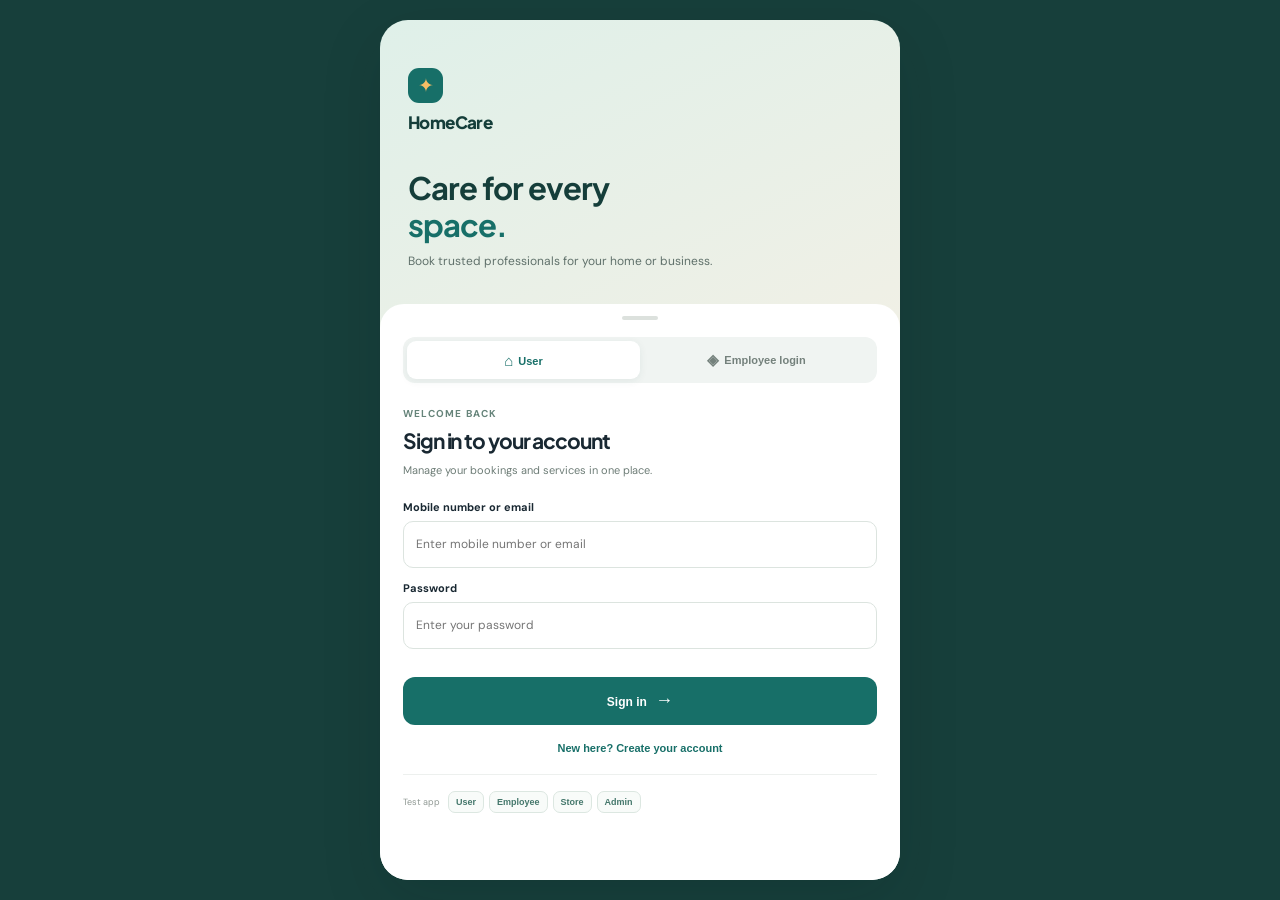
<file: index.html>
<!doctype html>
<html lang="en">
  <head>
    <meta charset="UTF-8" />
    <meta name="viewport" content="width=device-width, initial-scale=1.0" />
    <meta name="theme-color" content="#176f68" />
    <meta name="description" content="Trusted home and business appliance services, at your door." />
    <title>HomeCare — Expert help, at your door</title>
    <link rel="manifest" href="manifest.webmanifest" />
    <link rel="preconnect" href="https://fonts.googleapis.com" />
    <link rel="preconnect" href="https://fonts.gstatic.com" crossorigin />
    <link href="https://fonts.googleapis.com/css2?family=DM+Sans:wght@400;500;600;700&family=Plus+Jakarta+Sans:wght@600;700;800&display=swap" rel="stylesheet" />
    <link rel="stylesheet" href="style.css" />
  </head>
  <body>
    <main class="app-shell">
      <section class="top-area">
        <header>
          <button class="location" aria-label="Change location"><span class="pin">⌖</span><span><small>Services at</small><strong>Indiranagar, Bengaluru</strong></span><span class="chevron">⌄</span></button>
          <button class="profile" id="profileButton" aria-label="Open your account">ME</button>
        </header>
        <div class="hero-copy">
          <p class="eyebrow">HOME & BUSINESS CARE</p>
          <h1>Everything working,<br /><em>beautifully.</em></h1>
          <p>Trusted pros for every space you care for.</p>
        </div>
        <label class="search"><span>⌕</span><input id="searchInput" type="search" placeholder="What needs fixing today?" /><button aria-label="voice search">◌</button></label>
      </section>

      <section class="quick-row" aria-label="Quick actions">
        <button class="quick-card"><span class="quick-icon orange">⚡</span><span>Emergency<br />repair</span></button>
        <button class="quick-card"><span class="quick-icon purple">▣</span><span>My<br />bookings</span></button>
        <button class="quick-card"><span class="quick-icon green">✦</span><span>Annual care<br />plans</span></button>
      </section>

      <section class="section services-section">
        <div class="section-title"><div><p class="eyebrow">POPULAR AT HOME</p><h2>What can we help with?</h2></div><button class="link-btn">See all <span>›</span></button></div>
        <div class="category-grid" id="categories">
          <button class="category active" data-name="Air conditioner"><span class="art ac">≋</span><span>AC service<br />& repair</span></button>
          <button class="category" data-name="Refrigerator"><span class="art fridge">▥</span><span>Refrigerator<br />repair</span></button>
          <button class="category" data-name="Washing machine"><span class="art wash">◉</span><span>Washing<br />machine</span></button>
          <button class="category" data-name="Plumbing"><span class="art plumbing">♧</span><span>Plumbing<br />services</span></button>
          <button class="category" data-name="Electrical"><span class="art electrical">♢</span><span>Electrical<br />services</span></button>
          <button class="category" data-name="Cleaning"><span class="art cleaning">✿</span><span>Deep<br />cleaning</span></button>
        </div>
      </section>

      <section class="promo-wrap">
        <article class="promo-card">
          <div class="promo-copy"><p>WELCOME OFFER</p><h2>Get <b>₹150 off</b><br />your first service</h2><button id="offerButton">Claim offer <span>→</span></button></div>
          <div class="promo-art"><span class="spark s1">✦</span><span class="spark s2">✦</span><div class="tool-bag">✚</div><div class="tag">₹150<br /><small>OFF</small></div></div>
        </article>
      </section>

      <section class="section business-section">
        <div class="section-title"><div><p class="eyebrow">FOR YOUR BUSINESS</p><h2>Keep your space running</h2></div><button class="link-btn">Explore <span>›</span></button></div>
        <div class="business-cards">
          <article class="business-card restaurant"><div class="business-icon">♨</div><div><h3>Restaurants & cafés</h3><p>Kitchen equipment, HVAC & more</p></div><span>›</span></article>
          <article class="business-card hotel"><div class="business-icon">⌂</div><div><h3>Hotels & stays</h3><p>Complete property maintenance</p></div><span>›</span></article>
        </div>
      </section>

      <section class="trust-strip"><span class="trust-check">✓</span><span><b>10,000+ verified professionals</b><br />Background checked & service trained</span><span class="trust-people">●●●</span></section>
      <div class="spacer"></div>
    </main>

    <nav class="bottom-nav">
      <button class="nav-item selected"><span>⌂</span>Home</button>
      <button class="nav-item"><span>▦</span>Services</button>
      <button class="book-now" id="bookButton"><span>＋</span>Book a service</button>
      <button class="nav-item"><span>◷</span>Bookings</button>
      <button class="nav-item"><span>♡</span>Account</button>
    </nav>

    <div class="toast" id="toast" role="status"></div>
    <section class="booking-sheet" id="bookingSheet" aria-hidden="true" aria-labelledby="bookingTitle">
      <div class="sheet-backdrop" data-close-sheet></div>
      <div class="sheet-content" role="dialog" aria-modal="true">
        <div class="sheet-handle"></div>
        <button class="sheet-close" data-close-sheet aria-label="Close booking form">×</button>
        <div class="booking-step active" data-step="1">
          <p class="eyebrow">NEW BOOKING</p><h2 id="bookingTitle">What needs care?</h2>
          <p class="sheet-subtitle">Select a service and we’ll match you with a verified professional.</p>
          <div class="booking-services" id="bookingServices"></div>
          <button class="continue-button" id="toDetails" disabled>Continue <span>→</span></button>
        </div>
        <div class="booking-step" data-step="2">
          <button class="back-button" id="backToServices">‹ Back</button>
          <p class="eyebrow">YOUR VISIT</p><h2>Choose a convenient time</h2>
          <div class="visit-options" id="visitOptions">
            <button data-slot="Today, 4–6 PM"><b>Today</b><small>4–6 PM</small></button><button class="chosen" data-slot="Tomorrow, 9–11 AM"><b>Tomorrow</b><small>9–11 AM</small></button><button data-slot="Tomorrow, 2–4 PM"><b>Tomorrow</b><small>2–4 PM</small></button>
          </div>
          <label class="form-label">Your address<input id="address" placeholder="House / flat number and area" autocomplete="street-address" /></label>
          <label class="form-label">Mobile number<input id="phone" inputmode="tel" placeholder="10-digit mobile number" autocomplete="tel" /></label>
          <div class="payment-note"><span>₹</span><div><b>Cash on Service</b><small>Pay the professional only after the service is completed.</small></div></div>
          <button class="continue-button" id="confirmBooking">Confirm booking <span>→</span></button>
        </div>
        <div class="booking-step success-step" data-step="3">
          <div class="success-icon">✓</div><p class="eyebrow">BOOKING CONFIRMED</p><h2>We’re on it!</h2>
          <p id="successCopy" class="sheet-subtitle"></p><button class="continue-button" data-close-sheet>Done</button>
        </div>
      </div>
    </section>
    <script src="script.js"></script>
  </body>
</html>
</file>
<file: style.css>
:root { --ink:#17232e; --muted:#6f7781; --teal:#176f68; --cream:#f8f5ef; --line:#e7e6e1; --orange:#f9b15a; }
* { box-sizing:border-box; } body { margin:0; background:#e8e8e4; color:var(--ink); font-family:"DM Sans",sans-serif; }
button,input { font:inherit; } button { cursor:pointer; border:0; color:inherit; } .app-shell { max-width:640px; margin:auto; min-height:100vh; background:#fff; overflow:hidden; }
.top-area { background:linear-gradient(132deg,#eef7f3 0%,#f7f5ec 76%); padding:22px 20px 31px; border-radius:0 0 30px 30px; } header { display:flex; justify-content:space-between; align-items:center; }
.location { display:flex; align-items:center; gap:8px; text-align:left; padding:0; background:transparent; } .location small { display:block; color:#758078; font-size:10px; font-weight:600; line-height:1.2; } .location strong { display:block; font-size:12px; margin-top:2px; } .pin { color:var(--teal); font-size:24px; }.chevron { margin-left:2px; font-size:16px; color:#738078; }.profile { height:36px; width:36px; border-radius:50%; background:#fff; color:var(--teal); font-size:11px; font-weight:700; box-shadow:0 3px 12px #0a322010; }
.hero-copy { margin:39px 0 24px; } .eyebrow { font-size:10px; letter-spacing:1.25px; font-weight:700; color:#6e817b; margin:0 0 7px; }.hero-copy h1,h2,h3 { font-family:"Plus Jakarta Sans",sans-serif; margin:0; }.hero-copy h1 { font-size:29px; letter-spacing:-1.4px; line-height:1.24; }.hero-copy em { color:var(--teal); font-style:normal; }.hero-copy > p:last-child { margin:10px 0 0; font-size:13px; color:var(--muted); }.search { height:52px; display:flex; align-items:center; gap:12px; padding:0 14px; border-radius:15px; background:#fff; box-shadow:0 10px 22px #6d796018; }.search>span { font-size:27px; line-height:0; transform:rotate(-16deg); color:#4f5e5a; }.search input { min-width:0; flex:1; border:0; outline:0; font-size:13px; }.search input::placeholder { color:#a1a8a3; }.search button { background:#ebf4ef; border-radius:8px; height:27px; width:27px; color:#477b70; }
.quick-row { display:flex; gap:10px; padding:18px 20px 10px; overflow-x:auto; scrollbar-width:none; }.quick-row::-webkit-scrollbar{display:none}.quick-card { flex:1; min-width:120px; display:flex; align-items:center; text-align:left; gap:8px; padding:9px 8px; background:#fbfaf8; border-radius:12px; font-size:10px; font-weight:600; line-height:1.35; }.quick-icon { display:grid; place-items:center; flex:0 0 29px; width:29px; height:29px; border-radius:9px; font-size:15px; }.orange { background:#fff0dc;color:#e98422 }.purple{background:#f0edff;color:#7562ca}.green{background:#e4f4ed;color:#178064}
.section { padding:27px 20px 0; }.section-title { display:flex; justify-content:space-between; align-items:end; margin-bottom:17px; }.section-title h2 { font-size:17px; letter-spacing:-.65px; }.link-btn { background:transparent; color:var(--teal); font-size:11px; font-weight:700; padding:4px 0; }.link-btn span { font-size:18px; vertical-align:-1px; margin-left:2px; }
.category-grid { display:grid; grid-template-columns:repeat(3,1fr); gap:11px 10px; }.category { background:#fff; border:1px solid var(--line); border-radius:15px; padding:10px 5px 9px; text-align:center; font-size:10px; font-weight:600; line-height:1.32; transition:.2s; }.category:hover,.category.active { border-color:#68a69a; box-shadow:0 5px 14px #16685812; }.art { display:grid; place-items:center; width:43px; height:43px; margin:0 auto 7px; border-radius:13px; font-size:23px; font-family:Arial,sans-serif; }.ac{background:#e1f2ee;color:#278978}.fridge{background:#ecf0fa;color:#6274ab}.wash{background:#f7eddf;color:#d58a31}.plumbing{background:#e4f4f8;color:#3d98a8}.electrical{background:#fbebdb;color:#e18822}.cleaning{background:#f5e9ee;color:#bd5d82}
.promo-wrap { padding:28px 20px 0; }.promo-card { min-height:153px; overflow:hidden; border-radius:18px; background:#1d786f; color:#fff; display:flex; position:relative; }.promo-card:after { content:""; height:190px; width:190px; border-radius:50%; background:#2a887c; position:absolute; right:-76px; top:-66px; }.promo-copy { z-index:1; padding:19px; }.promo-copy p { font-size:9px; letter-spacing:1px; font-weight:700; opacity:.8; margin:0 0 8px; }.promo-copy h2 { font-size:17px; line-height:1.38; letter-spacing:-.5px; }.promo-copy b { color:#ffe2a5; }.promo-copy button { margin-top:11px; padding:0; background:transparent; color:#fff; font-weight:700; font-size:11px; }.promo-copy button span { font-size:16px; margin-left:3px; }.promo-art { z-index:1; position:absolute; right:15px; bottom:13px; width:120px; height:105px; }.tool-bag { position:absolute; bottom:0; left:11px; display:grid; place-items:center; height:67px; width:87px; border-radius:13px 13px 21px 21px; background:#f8ba69; color:#c96e34; font-size:30px; box-shadow:inset 0 8px #ffd795; }.tool-bag:before { content:""; position:absolute; height:25px; width:42px; top:-15px; border:7px solid #f8ba69; border-bottom:0; border-radius:16px 16px 0 0; }.tag { position:absolute; top:3px; right:0; display:grid; place-items:center; height:48px; width:48px; background:#fff4d9; color:#d76a42; border-radius:50%; text-align:center; font-size:12px; font-weight:800; line-height:1; transform:rotate(10deg); }.tag small { font-size:7px; letter-spacing:.5px; }.spark{position:absolute;color:#ffdf92}.s1{left:0;top:6px}.s2{right:55px;top:2px;font-size:10px}
.business-section { padding-top:29px; }.business-cards { display:flex; gap:11px; overflow-x:auto; padding-bottom:1px; scrollbar-width:none; }.business-card { min-width:238px; min-height:80px; display:flex; align-items:center; gap:10px; padding:12px; border-radius:14px; text-align:left; }.restaurant { background:#fdf2e3; }.hotel { background:#edf4f0; }.business-icon { display:grid; place-items:center; width:39px; height:39px; border-radius:11px; background:#fff9f2; color:#dc8d37; font-size:21px; }.hotel .business-icon { background:#fff;color:#387e6d; }.business-card h3 { font-size:11px; letter-spacing:-.25px; }.business-card p { color:#747672; font-size:9px; margin:5px 0 0; }.business-card>span { margin-left:auto; font-size:21px; color:#728077; }
.trust-strip { display:flex; align-items:center; gap:10px; margin:30px 20px 0; padding:13px; background:#f5f8f7; border-radius:13px; font-size:10px; line-height:1.42; color:#64716a; }.trust-strip b { color:#2f4841; }.trust-check{display:grid;place-items:center;flex:0 0 27px;height:27px;border-radius:50%;background:#dceee6;color:#198368;font-weight:800}.trust-people{color:#a8d4c5;letter-spacing:-5px;font-size:13px;margin-left:auto}.spacer{height:90px}
.bottom-nav { position:fixed; z-index:3; bottom:0; left:50%; transform:translateX(-50%); width:min(640px,100%); height:74px; background:#fff; border-top:1px solid #e9e9e5; display:flex; justify-content:space-around; align-items:center; box-shadow:0 -4px 18px #2d3c3210; }.nav-item { width:54px; padding:0; background:transparent; color:#89908c; font-size:9px; display:flex; gap:3px; align-items:center; flex-direction:column; }.nav-item span { font-size:20px; line-height:17px; }.nav-item.selected { color:var(--teal); font-weight:700; }.book-now { position:relative; top:-16px; min-width:111px; min-height:45px; padding:5px 10px; border-radius:14px; background:#ef9d43; color:#fff; box-shadow:0 6px 13px #f1a24d55; font-size:10px; font-weight:700; display:flex; gap:5px; flex-direction:column; align-items:center; justify-content:center; }.book-now span{font-size:17px;line-height:10px}.toast{position:fixed;z-index:4;left:50%;bottom:88px;transform:translate(-50%,25px);opacity:0;pointer-events:none;white-space:nowrap;background:#182d29;color:#fff;padding:10px 15px;border-radius:10px;font-size:12px;transition:.25s}.toast.show{transform:translate(-50%,0);opacity:1}
.booking-sheet{position:fixed;z-index:10;inset:0;display:grid;align-items:end;visibility:hidden}.booking-sheet.open{visibility:visible}.sheet-backdrop{position:absolute;inset:0;background:#17262285;opacity:0;transition:.25s}.booking-sheet.open .sheet-backdrop{opacity:1}.sheet-content{position:relative;width:min(640px,100%);max-height:90vh;overflow:auto;margin:auto;background:#fff;border-radius:25px 25px 0 0;padding:12px 21px 27px;transform:translateY(100%);transition:.3s ease}.booking-sheet.open .sheet-content{transform:translateY(0)}.sheet-handle{width:36px;height:4px;margin:0 auto 20px;border-radius:5px;background:#d8ddd8}.sheet-close{position:absolute;right:17px;top:13px;width:27px;height:27px;border-radius:50%;background:#f1f4f2;font-size:20px;line-height:20px;color:#587068}.sheet-content h2{font-size:22px;letter-spacing:-.8px}.sheet-subtitle{margin:9px 0 20px;color:var(--muted);font-size:12px;line-height:1.5}.booking-services{display:grid;grid-template-columns:1fr 1fr;gap:10px}.booking-service{padding:12px;text-align:left;border:1px solid var(--line);border-radius:13px;background:#fff;font-size:12px;font-weight:700}.booking-service small{display:block;color:#7b8580;font-weight:500;font-size:10px;margin-top:4px}.booking-service.selected{border-color:var(--teal);background:#f1f8f5;box-shadow:inset 0 0 0 1px var(--teal)}.continue-button{width:100%;min-height:48px;margin-top:20px;border-radius:13px;background:var(--teal);color:#fff;font-size:13px;font-weight:700}.continue-button:disabled{background:#b9c6c1;cursor:not-allowed}.continue-button span{font-size:18px;margin-left:4px}.booking-step{display:none}.booking-step.active{display:block}.back-button{margin:0 0 17px;padding:0;background:transparent;color:var(--teal);font-size:12px;font-weight:700}.visit-options{display:flex;gap:8px;margin:18px 0}.visit-options button{flex:1;padding:10px 4px;border:1px solid var(--line);border-radius:11px;background:#fff;font-size:11px}.visit-options b,.visit-options small{display:block}.visit-options small{font-size:9px;color:#77817c;margin-top:4px}.visit-options .chosen{border-color:var(--teal);background:#f0f8f4;color:var(--teal)}.form-label{display:block;margin:14px 0 0;font-size:11px;font-weight:700}.form-label input{display:block;width:100%;height:45px;margin-top:7px;padding:0 12px;border:1px solid #dfe3df;border-radius:10px;outline:none;font-size:12px}.form-label input:focus{border-color:var(--teal)}.success-step{text-align:center;padding:28px 0 10px}.success-icon{display:grid;place-items:center;width:59px;height:59px;margin:0 auto 18px;border-radius:50%;background:#dff1e9;color:#18826a;font-size:27px;font-weight:700}
.payment-note{display:flex;align-items:center;gap:10px;margin-top:16px;padding:11px;background:#f4f8f5;border-radius:11px}.payment-note>span{display:grid;place-items:center;width:28px;height:28px;border-radius:9px;background:#dbeee5;color:#187c65;font-size:15px;font-weight:800}.payment-note b,.payment-note small{display:block}.payment-note b{font-size:11px}.payment-note small{margin-top:3px;font-size:9px;line-height:1.3;color:#74817a}
@media(min-width:641px){.app-shell{box-shadow:0 0 45px #27342b12}.category-grid{grid-template-columns:repeat(6,1fr)}.category{padding-left:3px;padding-right:3px}.top-area{padding-left:29px;padding-right:29px}.section,.promo-wrap{padding-left:29px;padding-right:29px}.trust-strip{margin-left:29px;margin-right:29px}}
</file>
<file: login.css>
:root{--ink:#192832;--teal:#176f68;--muted:#6e7d77}*{box-sizing:border-box}body{margin:0;background:#173f3b;color:var(--ink);font-family:"DM Sans",sans-serif}.auth-page{min-height:100vh;max-width:520px;margin:auto;background:linear-gradient(155deg,#dff0e9 0%,#f4f0e5 60%,#fff 60%);display:flex;flex-direction:column}.auth-hero{padding:48px 28px 35px;color:#153e3a}.brand-mark{display:grid;place-items:center;width:35px;height:35px;border-radius:11px;background:#176f68;color:#f7bd65;font-size:19px}.brand-name{margin:8px 0 36px;font:800 17px "Plus Jakarta Sans";letter-spacing:-.6px}.auth-hero h1,.auth-sheet h2{margin:0;font-family:"Plus Jakarta Sans";letter-spacing:-1.1px}.auth-hero h1{font-size:31px;line-height:1.2}.auth-hero em{color:#176f68;font-style:normal}.auth-hero>p:last-child{margin:10px 0 0;font-size:12px;color:#60716b}.auth-sheet{position:relative;flex:1;background:#fff;border-radius:24px 24px 0 0;padding:12px 23px 27px}.sheet-bar{height:4px;width:36px;margin:0 auto 17px;border-radius:4px;background:#dce1dd}.auth-tabs{display:grid;grid-template-columns:1fr 1fr;background:#f0f4f2;padding:4px;border-radius:12px;margin-bottom:24px}.auth-tabs button{border:0;padding:10px;background:transparent;border-radius:9px;color:#74817c;font-size:11px;font-weight:700}.auth-tabs button.active{background:#fff;color:#176f68;box-shadow:0 2px 8px #174b4012}.auth-tabs span{font-size:15px;margin-right:5px;vertical-align:-1px}.eyebrow{margin:0 0 7px;color:#66847a;font-size:10px;letter-spacing:1.2px;font-weight:700}.auth-sheet h2{font-size:21px}.form-copy{margin:8px 0 21px;color:var(--muted);font-size:11px;line-height:1.5}.auth-sheet label{display:block;margin:13px 0 0;font-size:11px;font-weight:700}.auth-sheet input{display:block;width:100%;height:47px;margin-top:7px;padding:0 12px;border:1px solid #dce4df;border-radius:10px;background:#fff;font:12px "DM Sans";outline:none}.auth-sheet input:focus{border-color:var(--teal)}.primary{width:100%;height:48px;margin-top:17px;border:0;border-radius:12px;background:var(--teal);color:#fff;font-size:12px;font-weight:700}.primary span{font-size:18px;margin-left:5px}.error{min-height:12px;margin:8px 0 -9px;color:#c35c46;font-size:10px}.text-button,.back-link{border:0;background:transparent;color:var(--teal);padding:0;font-size:11px;font-weight:700}.text-button{display:block;margin:17px auto 0}.back-link{margin-bottom:14px}.team-note{margin:17px 0 0;padding:10px;border-radius:9px;background:#f0f6f3;color:#6d7e77;font-size:10px;line-height:1.45}.demo-strip{display:flex;align-items:center;flex-wrap:wrap;gap:5px;margin-top:20px;padding-top:16px;border-top:1px solid #edf0ee}.demo-strip span{margin-right:3px;color:#909994;font-size:9px}.demo-strip button{border:1px solid #dce7e1;border-radius:7px;background:#f8fbf9;padding:5px 7px;color:#44776b;font-size:9px;font-weight:700}@media(min-width:521px){body{padding:20px}.auth-page{min-height:calc(100vh - 40px);border-radius:28px;overflow:hidden;box-shadow:0 20px 60px #081d1925}}
</file>
<file: portal.css>
:root{--ink:#182931;--teal:#176f68;--muted:#75807d;--line:#e6ebe8;--soft:#f5f8f6;--orange:#ed9e45}*{box-sizing:border-box}body{margin:0;background:#f5f7f5;color:var(--ink);font-family:"DM Sans",sans-serif}.portal-shell{min-height:100vh;display:flex}.sidebar{width:232px;background:#173d3a;color:#eaf2ee;padding:27px 17px;display:flex;flex-direction:column;position:fixed;inset:0 auto 0 0}.brand{color:#fff;text-decoration:none;font-family:"Plus Jakarta Sans";font-weight:800;font-size:19px;letter-spacing:-.7px}.brand span{color:#f5b157;margin-right:4px}.side-label,.eyebrow{font-size:10px;letter-spacing:1.1px;font-weight:700;color:#7d978e;margin:32px 10px 10px}.role-switch{display:grid;gap:4px}.role-switch button{border:0;background:transparent;border-radius:9px;padding:11px 10px;text-align:left;color:#b8ccc5;font:600 12px "DM Sans"}.role-switch button span{font-size:16px;display:inline-block;width:26px}.role-switch button.active{background:#296059;color:#fff}.side-bottom{border-top:1px solid #39635e;margin-top:auto;padding:17px 4px 0;display:flex;gap:9px;align-items:center}.avatar{display:grid;place-items:center;width:32px;height:32px;border-radius:50%;background:#f3b55e;color:#5a3b17;font-size:10px;font-weight:800}.side-bottom b,.side-bottom small{display:block;font-size:10px}.side-bottom small{color:#9bb9b0;margin-top:3px}.portal-main{width:calc(100% - 232px);margin-left:232px;padding:31px 38px 55px;max-width:1440px}.portal-header{display:flex;align-items:center;justify-content:space-between;margin-bottom:29px}.portal-header .eyebrow{margin:0 0 6px}.portal-header h1,h2,h3{font-family:"Plus Jakarta Sans";margin:0}.portal-header h1{font-size:23px;letter-spacing:-.9px}.header-actions{display:flex;gap:10px;align-items:center}.bell{position:relative;width:36px;height:36px;background:#fff;border:1px solid var(--line);border-radius:10px;font-size:17px}.bell i{position:absolute;right:8px;top:8px;width:6px;height:6px;border-radius:50%;background:#ec7654}.visit-site{padding:10px 13px;border-radius:10px;background:var(--teal);color:#fff;text-decoration:none;font-size:11px;font-weight:700}.metric-grid{display:grid;grid-template-columns:repeat(4,1fr);gap:13px}.metric{background:#fff;border:1px solid var(--line);border-radius:14px;padding:16px}.metric p{color:var(--muted);font-size:10px;font-weight:600;margin:0}.metric h2{font-size:23px;margin:10px 0 4px;letter-spacing:-1px}.metric small{font-size:9px;color:#4d8d72;font-weight:700}.metric.alert small{color:#d76f45}.content-grid{display:grid;grid-template-columns:1.55fr 1fr;gap:16px;margin-top:17px}.panel{background:#fff;border:1px solid var(--line);border-radius:14px;padding:18px}.panel-head{display:flex;justify-content:space-between;align-items:center;margin-bottom:15px}.panel h3{font-size:14px;letter-spacing:-.4px}.panel-head a{color:var(--teal);font-size:10px;font-weight:700}.orders{width:100%;border-collapse:collapse}.orders th{text-align:left;color:#91a09a;font-size:9px;letter-spacing:.4px;padding:0 6px 9px}.orders td{border-top:1px solid #edf0ee;padding:12px 6px;font-size:10px;font-weight:600}.orders td small{display:block;color:#8b9590;font-weight:400;margin-top:3px}.status{display:inline-block;padding:4px 7px;border-radius:6px;font-size:9px}.status.assigned{background:#e4f4ee;color:#187d65}.status.pending{background:#fff2df;color:#ba741e}.status.progress{background:#e8f0fa;color:#477db1}.store-row{display:flex;gap:9px;align-items:center;padding:10px 0;border-top:1px solid #edf0ee}.store-row:first-of-type{border:0}.store-icon{display:grid;place-items:center;width:31px;height:31px;border-radius:9px;background:#edf5f2;color:#2b8271;font-size:14px}.store-row b,.store-row small{display:block;font-size:10px}.store-row small{color:#8a948f;margin-top:3px}.store-row strong{margin-left:auto;font-size:11px}.bar-chart{display:flex;align-items:end;gap:10px;height:112px;padding:12px 3px 0}.bar{flex:1;background:#dcece7;border-radius:5px 5px 2px 2px;position:relative}.bar.active{background:var(--teal)}.bar small{position:absolute;bottom:-18px;left:50%;transform:translateX(-50%);font-size:9px;color:#84908a}.wide{grid-column:1/-1}.empty{padding:21px 0;color:#7d8883;font-size:12px}.task-card{padding:14px;border:1px solid var(--line);border-radius:12px;margin-top:11px}.task-card:first-of-type{margin-top:0}.task-card b{font-size:12px}.task-card p{font-size:10px;color:#77827d;margin:5px 0}.task-card footer{display:flex;justify-content:space-between;align-items:center;font-size:9px;color:#a26b2b}.task-card button{background:var(--teal);color:#fff;padding:7px 9px;border-radius:7px;border:0;font-size:9px;font-weight:700}.assignment{display:flex;gap:8px;margin-top:8px}.assignment select{height:32px;flex:1;border:1px solid var(--line);border-radius:8px;padding:0 7px;font-size:10px;background:#fff}.assignment button{border:0;background:#ebf4ef;color:var(--teal);border-radius:8px;padding:0 10px;font-size:10px;font-weight:700}.customer-hero{background:linear-gradient(125deg,#e8f4f0,#f8f5ec);padding:20px;border-radius:14px}.customer-hero h2{font-size:19px}.customer-hero p{font-size:11px;color:#6f7974}.customer-hero a{display:inline-block;margin-top:5px;background:var(--teal);color:#fff;padding:9px 11px;border-radius:9px;text-decoration:none;font-size:10px;font-weight:700}@media(max-width:760px){.sidebar{position:fixed;z-index:4;bottom:auto;width:100%;height:58px;padding:14px 16px;flex-direction:row;align-items:center}.brand{font-size:16px}.side-label,.side-bottom{display:none}.role-switch{display:flex;margin-left:auto;gap:1px}.role-switch button{font-size:0;padding:8px}.role-switch button span{font-size:15px;width:auto}.portal-main{width:100%;margin:0;padding:84px 16px 30px}.portal-header h1{font-size:19px}.metric-grid{grid-template-columns:1fr 1fr}.content-grid{grid-template-columns:1fr}.panel{overflow:auto}.orders{min-width:480px}.header-actions .visit-site{display:none}}
.role-menu{display:grid;gap:4px}.role-menu div{background:#296059;border-radius:9px;padding:11px 10px;color:#fff;font:600 12px "DM Sans"}.role-menu span{font-size:16px;display:inline-block;width:26px}.logout{margin-top:13px;border:0;background:transparent;color:#acc3bb;text-align:left;padding:7px 4px;font-size:11px}@media(max-width:760px){.role-menu{display:none}.logout{display:none}}
</file>
